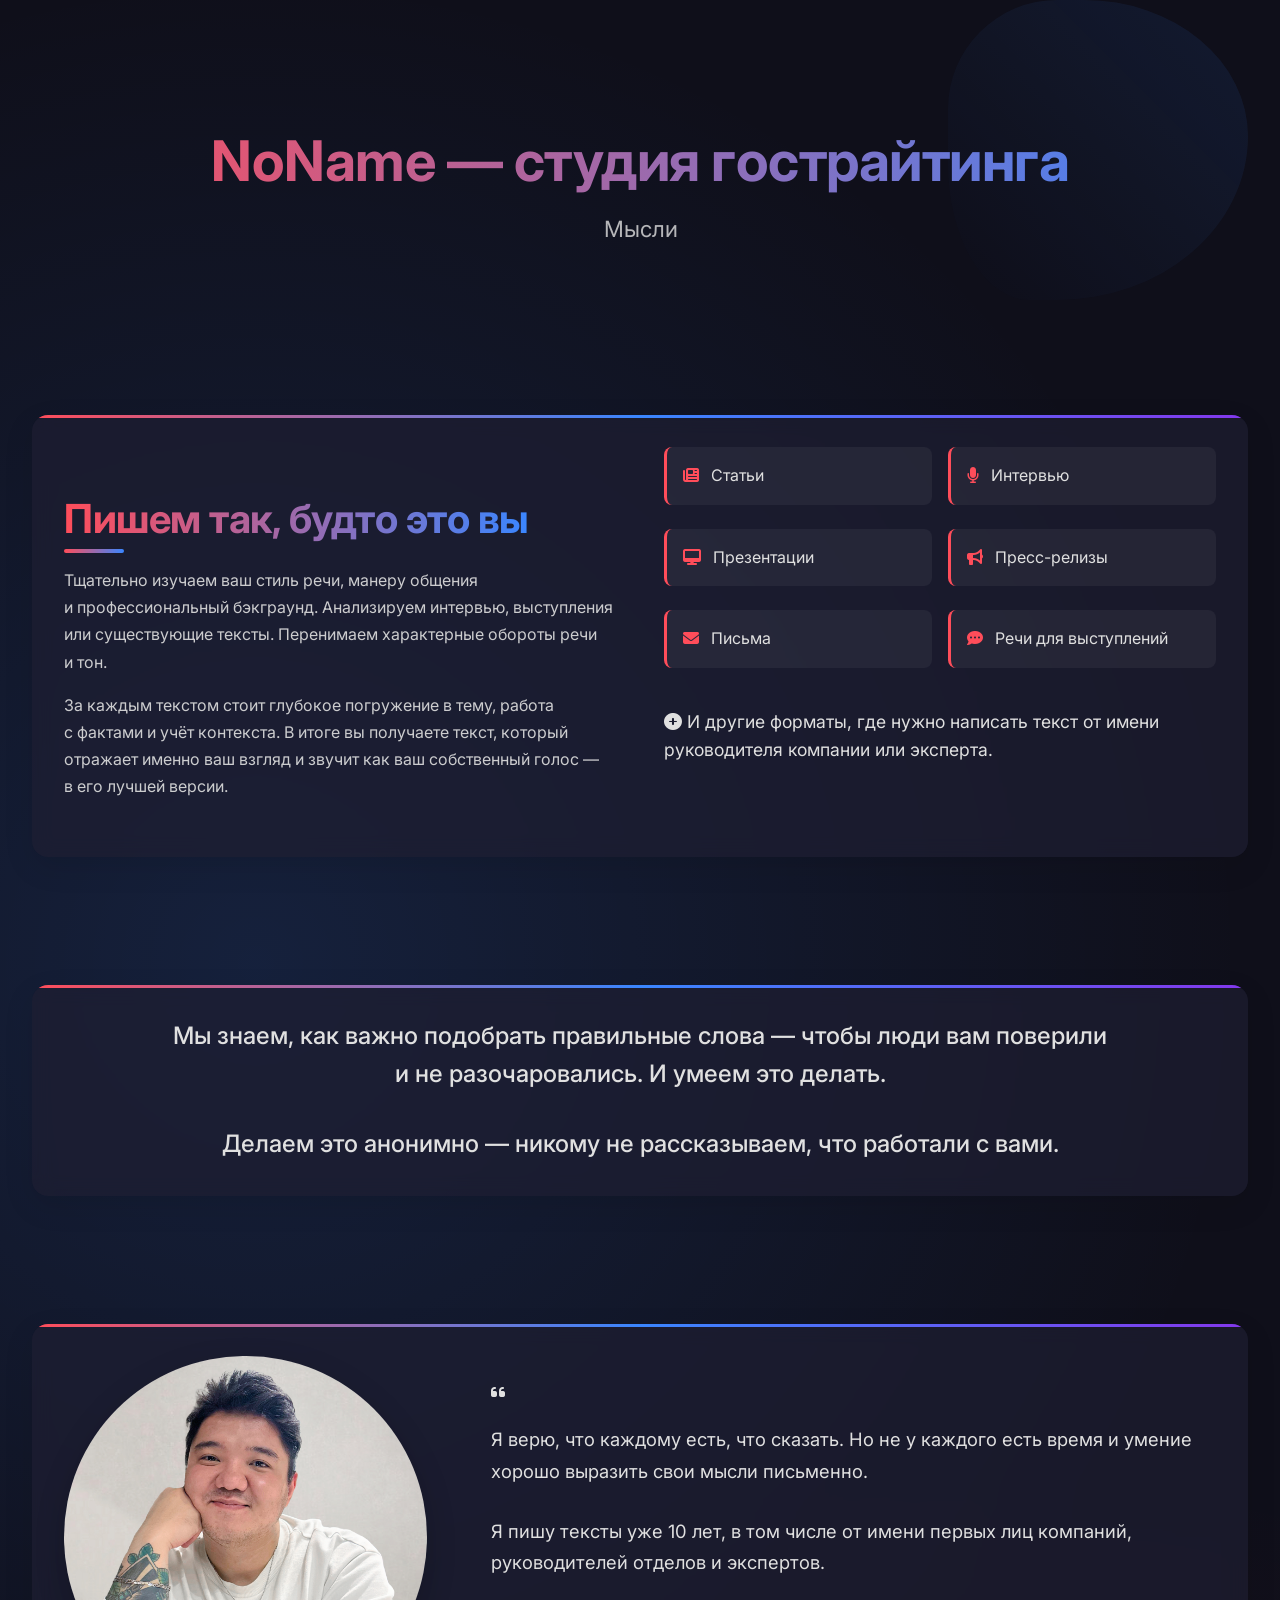
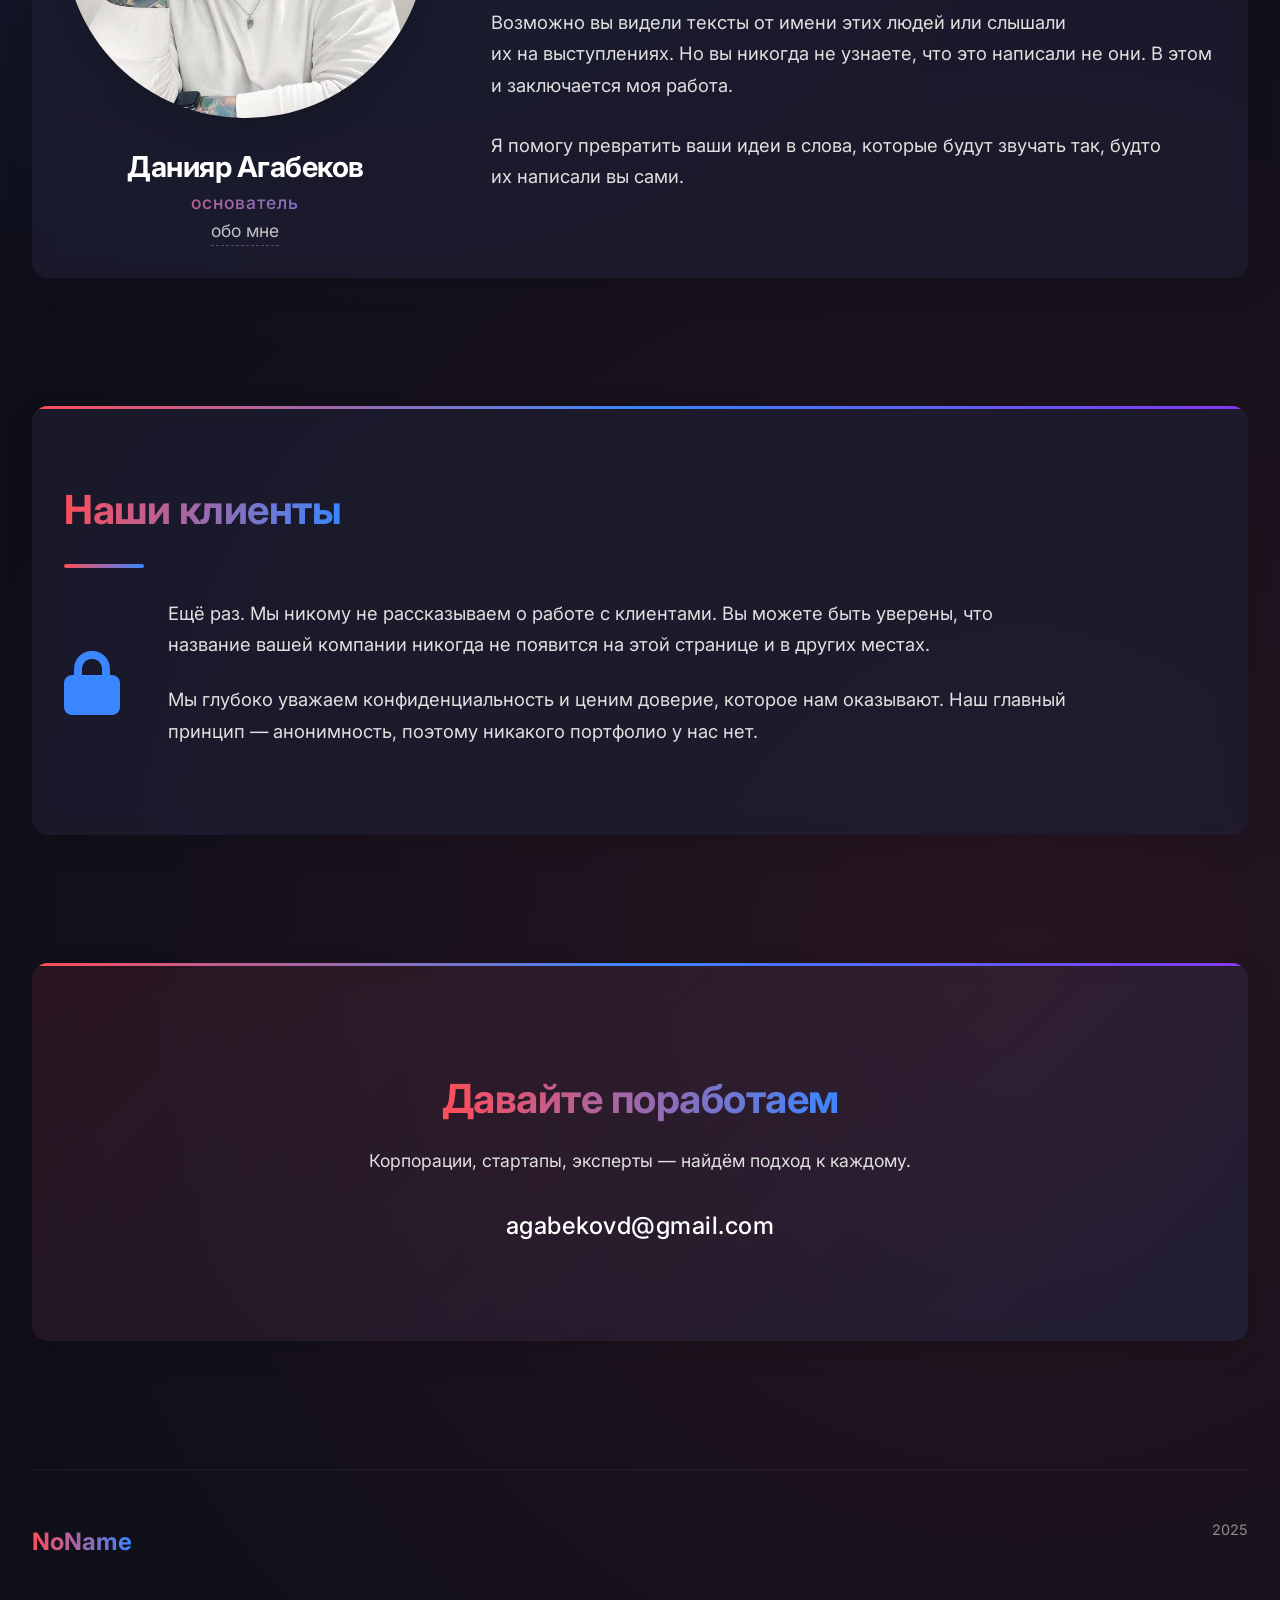
<file: index.html>
<!DOCTYPE html>
<html lang="ru">
<head>
    <meta charset="UTF-8">
    <meta name="viewport" content="width=device-width, initial-scale=1.0">
    <title>NoName — студия гострайтинга</title>
    <meta name="description" content="NoName — студия гострайтинга. Пишем тексты от имени руководителей и экспертов">
    <link rel="canonical" href="https://noname.daniyar.link/">
    <meta name="robots" content="index, follow">
    <meta name="theme-color" content="#0f0f1a">
    <meta name="color-scheme" content="dark light">
    <link rel="stylesheet" href="styles.css">
    <link rel="preconnect" href="https://fonts.googleapis.com">
    <link rel="preconnect" href="https://fonts.gstatic.com" crossorigin>
    <link href="https://fonts.googleapis.com/css2?family=Inter:wght@400;500;600;700&display=swap" rel="stylesheet">
    <link rel="stylesheet" href="https://cdnjs.cloudflare.com/ajax/libs/font-awesome/6.4.0/css/all.min.css">
    <meta property="og:type" content="website">
    <meta property="og:locale" content="ru_RU">
    <meta property="og:site_name" content="NoName">
    <meta property="og:title" content="NoName — студия гострайтинга">
    <meta property="og:description" content="Пишем тексты от имени руководителей и экспертов">
    <meta property="og:url" content="https://noname.daniyar.link/">
    <meta property="og:image" content="https://noname.daniyar.link/noname_logo.png">
    <meta property="og:image:alt" content="NoName — логотип">
    <meta property="og:image:type" content="image/png">
    <meta property="og:image:width" content="2000">
    <meta property="og:image:height" content="2000">
    <meta name="twitter:card" content="summary_large_image">
    <meta name="twitter:title" content="NoName — студия гострайтинга">
    <meta name="twitter:description" content="Пишем тексты от имени руководителей и экспертов">
    <meta name="twitter:image" content="https://noname.daniyar.link/noname_logo.png">
    <meta name="twitter:image:alt" content="NoName — логотип">
    <link rel="icon" type="image/png" sizes="16x16" href="favicon-16.png">
    <link rel="icon" type="image/png" sizes="32x32" href="favicon-32.png">
    <link rel="icon" type="image/png" sizes="64x64" href="favicon-64.png">
    <link rel="apple-touch-icon" sizes="180x180" href="apple-touch-icon.png">
    <link rel="icon" type="image/png" sizes="192x192" href="android-chrome-192x192.png">
    <link rel="icon" type="image/png" sizes="512x512" href="android-chrome-512x512.png">
</head>
<body>
    <div class="container">
        <header>
            <div class="hero">
                <h1>NoName — студия гострайтинга</h1>
                <p class="tagline">Мысли ваши, слова наши</p>
            </div>
        </header>

        <section class="what-we-do" id="services">
            <div class="section-content">
                <h2>Пишем так, будто это вы</h2>
                <div class="description-text">
                    <p>Тщательно изучаем ваш стиль речи, манеру общения и&nbsp;профессиональный бэкграунд. Анализируем интервью, выступления или существующие тексты. Перенимаем характерные обороты речи и&nbsp;тон.</p>
                    <p>За каждым текстом стоит глубокое погружение в&nbsp;тему, работа с&nbsp;фактами и&nbsp;учёт контекста. В&nbsp;итоге вы&nbsp;получаете текст, который отражает именно ваш взгляд и&nbsp;звучит как ваш собственный голос&nbsp;— в&nbsp;его лучшей версии.</p>
                </div>
            </div>
            <div class="services">
                <ul>
                    <li><i class="fas fa-newspaper"></i> Статьи</li>
                    <li><i class="fas fa-microphone"></i> Интервью</li>
                    <li><i class="fas fa-desktop"></i> Презентации</li>
                    <li><i class="fas fa-bullhorn"></i> Пресс-релизы</li>
                    <li><i class="fas fa-envelope"></i> Письма</li>
                    <li><i class="fas fa-comment-dots"></i> Речи для выступлений</li>
                </ul>
                <p><i class="fas fa-plus-circle"></i> И&nbsp;другие форматы, где нужно написать текст от&nbsp;имени руководителя компании или эксперта.</p>
            </div>
        </section>

        <section class="why-us">
            <p>Мы&nbsp;знаем, как важно подобрать правильные слова&nbsp;— чтобы люди вам поверили и&nbsp;не&nbsp;разочаровались. И&nbsp;умеем это делать.</p>
            <p>Делаем это анонимно&nbsp;— никому не&nbsp;рассказываем, что работали с&nbsp;вами.</p>
        </section>

        <section class="about-founder" id="about">
            <div class="founder-photo">
                <img src="daniyar.jpg" alt="Данияр Агабеков">
                <div class="founder-name">
                    <h3>Данияр Агабеков</h3>
                    <p class="position">основатель</p>
                    <a class="about-link" href="https://work.daniyar.link" target="_blank" rel="noopener">обо мне</a>
                </div>
            </div>
            <div class="founder-bio">
                <i class="fas fa-quote-left quote-icon"></i>
                <p>Я&nbsp;верю, что&nbsp;каждому есть, что&nbsp;сказать. Но&nbsp;не у&nbsp;каждого есть время и&nbsp;умение хорошо выразить свои мысли письменно.</p>
                <p>Я&nbsp;пишу тексты уже&nbsp;10&nbsp;лет, в&nbsp;том числе от&nbsp;имени первых лиц компаний, руководителей отделов и&nbsp;экспертов.</p>
                <p>Возможно вы&nbsp;видели тексты от&nbsp;имени этих людей или&nbsp;слышали их&nbsp;на&nbsp;выступлениях. Но&nbsp;вы&nbsp;никогда не&nbsp;узнаете, что это написали не&nbsp;они. В&nbsp;этом и&nbsp;заключается моя работа.</p>
                <p>Я&nbsp;помогу превратить ваши идеи в&nbsp;слова, которые будут звучать так, будто их&nbsp;написали вы&nbsp;сами.</p>
            </div>
        </section>

        <section class="clients">
            <div class="section-header">
                <h2>Наши клиенты</h2>
                <div class="graphic-element"></div>
            </div>
            <div class="clients-content">
                <div class="confidentiality-icon">
                    <i class="fas fa-lock"></i>
                </div>
                <div class="clients-text">
                    <p>Ещё раз. Мы&nbsp;никому не&nbsp;рассказываем о&nbsp;работе с&nbsp;клиентами. Вы&nbsp;можете быть уверены, что название вашей компании никогда не&nbsp;появится на&nbsp;этой странице и&nbsp;в&nbsp;других местах.</p>
                    <p>Мы&nbsp;глубоко уважаем конфиденциальность и&nbsp;ценим доверие, которое нам оказывают. Наш главный принцип&nbsp;— анонимность, поэтому никакого портфолио у&nbsp;нас нет.</p>
                </div>
            </div>
        </section>

        <section class="cta" id="contact">
            <h2>Давайте поработаем</h2>
            <p>Корпорации, стартапы, эксперты — найдём подход к каждому.</p>
            <p class="email">agabekovd@gmail.com</p>
        </section>

        <footer>
            <div class="footer-content">
                <div class="footer-logo">NoName</div>
                <p class="copyright">2025</p>
            </div>
        </footer>
    </div>

    <script src="script.js"></script>
</body>
</html>
</file>
<file: styles.css>
:root {
    --bg-color: #0f0f1a;
    --text-color: #e0e0e0;
    --accent-color: #ff4d5a;
    --secondary-color: #3a86ff;
    --tertiary-color: #8338ec;
    --card-bg: rgba(30, 30, 50, 0.7);
    --spacing-unit: 2rem;
}

* {
    margin: 0;
    padding: 0;
    box-sizing: border-box;
}

body {
    font-family: 'Inter', sans-serif;
    background-color: var(--bg-color);
    background-image: 
        radial-gradient(circle at 20% 30%, rgba(58, 134, 255, 0.15) 0%, transparent 40%),
        radial-gradient(circle at 80% 80%, rgba(255, 77, 90, 0.1) 0%, transparent 40%);
    color: var(--text-color);
    line-height: 1.6;
    padding: 0;
}

.container {
    max-width: 1300px;
    margin: 0 auto;
    padding: 0 var(--spacing-unit);
}

h1, h2, h3 {
    font-weight: 700;
    line-height: 1.2;
    letter-spacing: -0.5px;
}

h1 {
    font-size: 3.5rem;
    background: linear-gradient(90deg, var(--accent-color), var(--secondary-color));
    -webkit-background-clip: text;
    -webkit-text-fill-color: transparent;
    margin-bottom: 1rem;
}

h2 {
    font-size: 2.5rem;
    color: white;
    margin-top: 3rem;
    margin-bottom: 1.5rem;
    position: relative;
    display: inline-block;
}

h2::after {
    content: "";
    position: absolute;
    left: 0;
    bottom: -10px;
    height: 4px;
    width: 60px;
    background: linear-gradient(90deg, var(--accent-color), var(--secondary-color));
    border-radius: 2px;
}

p {
    margin-bottom: 1.5rem;
    font-size: 1.1rem;
}

/* Header section */
header {
    text-align: left;
    padding: 6rem 0 4rem;
    position: relative;
}

header::before {
    content: "";
    position: absolute;
    top: 0;
    right: 0;
    width: 300px;
    height: 300px;
    background: linear-gradient(45deg, transparent, rgba(58, 134, 255, 0.1));
    border-radius: 40% 60% 70% 30% / 40% 50% 60% 50%;
    z-index: -1;
}

.tagline {
    font-size: 1.4rem;
    color: var(--text-color);
    opacity: 0.8;
    margin-left: 2px;
    min-height: 2.2rem;
}

/* Sections */
section {
    margin-bottom: 8rem;
    position: relative;
    padding: 2rem;
    border-radius: 16px;
    background-color: var(--card-bg);
    backdrop-filter: blur(10px);
    box-shadow: 0 10px 30px rgba(0, 0, 0, 0.1);
    overflow: hidden;
    opacity: 0;
    transform: translateY(30px);
    transition: opacity 0.8s ease, transform 0.8s ease;
}

section::before {
    content: "";
    position: absolute;
    top: 0;
    left: 0;
    width: 100%;
    height: 3px;
    background: linear-gradient(90deg, var(--accent-color), var(--secondary-color), var(--tertiary-color));
}

section.revealed {
    opacity: 1;
    transform: translateY(0);
}

/* What we do section */
.what-we-do {
    display: grid;
    grid-template-columns: 1fr 1fr;
    gap: 3rem;
}

.what-we-do h2 {
    background: linear-gradient(90deg, var(--accent-color), var(--secondary-color));
    -webkit-background-clip: text;
    -webkit-text-fill-color: transparent;
}

.section-content .subtitle {
    font-size: 1.4rem;
    color: var(--accent-color);
    margin-bottom: 1rem;
}

.description-text {
    margin-bottom: 1.5rem;
}

.description-text p {
    font-size: 1rem;
    margin-bottom: 1rem;
    line-height: 1.7;
    opacity: 0;
    transform: translateY(10px);
    transition: all 0.6s ease;
}

section.revealed .description-text p {
    opacity: 0.9;
    transform: translateY(0);
}

section.revealed .description-text p:nth-child(1) {
    transition-delay: 0.2s;
}

section.revealed .description-text p:nth-child(2) {
    transition-delay: 0.4s;
}

.description-text p:last-child {
    margin-bottom: 0;
}

.services ul {
    list-style-type: none;
    margin-bottom: 2rem;
    display: grid;
    grid-template-columns: repeat(auto-fill, minmax(200px, 1fr));
    gap: 1rem;
}

.services li {
    margin-bottom: 0.5rem;
    position: relative;
    padding: 1rem;
    background: rgba(255, 255, 255, 0.05);
    border-radius: 8px;
    transition: all 0.3s ease;
    border-left: 3px solid var(--accent-color);
    opacity: 0;
    transform: translateX(-20px);
    transition: all 0.5s ease;
}

section.revealed .services li {
    opacity: 1;
    transform: translateX(0);
}

.services li:hover {
    transform: translateY(-3px);
    background: rgba(255, 255, 255, 0.1);
    box-shadow: 0 5px 15px rgba(0, 0, 0, 0.1);
}

/* Why us section */
.why-us p {
    font-size: 1.5rem;
    line-height: 1.6;
    font-weight: 500;
    margin-bottom: 2rem;
    position: relative;
    text-align: center;
}

.why-us p:last-child {
    margin-bottom: 0;
}

/* About founder section */
.about-founder {
    display: grid;
    grid-template-columns: 1fr 2fr;
    gap: 4rem;
    align-items: center;
}

.founder-photo {
    position: relative;
}

.founder-photo img {
    width: 100%;
    height: auto;
    border-radius: 50%;
    box-shadow: 0 10px 30px rgba(0, 0, 0, 0.2);
    transition: all 0.5s ease;
    object-fit: cover;
    aspect-ratio: 1/1;
}

.founder-photo:hover img {
    filter: grayscale(0);
}

.founder-photo::before {
    display: none;
}

.founder-photo::after {
    display: none;
}

.founder-bio p {
    margin-bottom: 1.8rem;
    font-size: 1.15rem;
    line-height: 1.7;
}

.founder-bio h3 {
    margin-top: 2rem;
    font-size: 1.8rem;
    margin-bottom: 0.25rem;
    color: white;
}

.position {
    font-size: 1.1rem;
    background: linear-gradient(90deg, var(--accent-color), var(--secondary-color));
    -webkit-background-clip: text;
    -webkit-text-fill-color: transparent;
    margin-top: 0.5rem;
    font-weight: 500;
    letter-spacing: 1px;
}

.founder-name {
    text-align: center;
    margin-top: 1.5rem;
}

.founder-name h3 {
    font-size: 1.8rem;
    margin-bottom: 0.25rem;
    color: white;
}

.founder-name .position {
    font-size: 1.1rem;
    background: linear-gradient(90deg, var(--accent-color), var(--secondary-color));
    -webkit-background-clip: text;
    -webkit-text-fill-color: transparent;
    margin-top: 0.25rem;
    margin-bottom: 0;
    font-weight: 500;
    letter-spacing: 1px;
}

.about-link {
    display: inline-block;
    margin-top: 0;
    color: var(--text-color);
    font-size: 1.1rem;
    text-decoration: none;
    opacity: 0.85;
    border-bottom: 1px dashed rgba(255, 255, 255, 0.3);
    transition: color 0.2s ease, opacity 0.2s ease, border-color 0.2s ease;
}

.about-link:hover {
    color: white;
    opacity: 1;
    border-bottom-color: rgba(255, 255, 255, 0.6);
}

/* Clients section */
.clients h2 {
    background: linear-gradient(90deg, var(--accent-color), var(--secondary-color));
    -webkit-background-clip: text;
    -webkit-text-fill-color: transparent;
}

.clients h2::after {
    display: none;
}

.clients p {
    max-width: 900px;
    font-size: 1.15rem;
    line-height: 1.7;
}

/* CTA section */
.cta {
    text-align: center;
    padding: 4rem 2rem;
    background: linear-gradient(135deg, rgba(255, 77, 90, 0.1), rgba(58, 134, 255, 0.1));
}

.cta h2 {
    background: linear-gradient(90deg, var(--accent-color), var(--secondary-color));
    -webkit-background-clip: text;
    -webkit-text-fill-color: transparent;
}

.cta h2::after {
    display: none;
}

.contact-btn {
    display: inline-block;
    background: linear-gradient(45deg, var(--accent-color), var(--secondary-color));
    color: white;
    text-decoration: none;
    padding: 1.5rem 4rem;
    border-radius: 50px;
    font-weight: 600;
    font-size: 1.3rem;
    margin-top: 2rem;
    transition: all 0.3s ease;
    box-shadow: 0 10px 30px rgba(255, 77, 90, 0.3);
    position: relative;
    overflow: hidden;
}

.contact-btn::before {
    content: "";
    position: absolute;
    top: 0;
    left: -100%;
    width: 100%;
    height: 100%;
    background: linear-gradient(90deg, transparent, rgba(255, 255, 255, 0.2), transparent);
    transition: all 0.6s ease;
}

.contact-btn:hover {
    transform: translateY(-5px);
    box-shadow: 0 15px 25px rgba(255, 77, 90, 0.4);
}

.contact-btn:hover::before {
    left: 100%;
}

/* Responsive styles */
@media (max-width: 992px) {
    h1 {
        font-size: 2.8rem;
    }
    
    .about-founder {
        grid-template-columns: 1fr;
        gap: 3rem;
    }
    
    .founder-photo {
        max-width: 300px;
        margin: 0 auto;
    }
}

@media (max-width: 768px) {
    body {
        padding: 0;
    }
    
    .container {
        padding: 0 1rem;
    }
    
    h1 {
        font-size: 2rem;
    }
    
    h2 {
        font-size: 1.8rem;
    }
    
    .what-we-do {
        grid-template-columns: 1fr;
        gap: 2rem;
    }
    
    .description-text {
        margin-bottom: 1rem;
    }
    
    .description-text p {
        font-size: 1rem;
    }
    
    section {
        padding: 1.5rem;
        margin-bottom: 3rem;
        border-radius: 12px;
    }
    
    header {
        padding: 3rem 0 2rem;
    }
    
    .services ul {
        grid-template-columns: 1fr;
        gap: 0.8rem;
    }
    
    .services li {
        padding: 0.8rem;
        margin-bottom: 0;
    }
    
    .founder-name h3 {
        font-size: 1.6rem;
    }
    
    .founder-name .position {
        font-size: 1rem;
    }
    .about-link {
        font-size: 1rem;
    }
    
    .why-us p {
        font-size: 1.1rem;
        line-height: 1.6;
        margin-bottom: 1rem;
    }
    
    nav {
        flex-direction: column;
        gap: 1rem;
        margin-bottom: 2rem;
    }
    
    .nav-links {
        width: 100%;
        justify-content: center;
        flex-wrap: wrap;
        gap: 0.8rem;
    }
    
    .footer-content {
        flex-direction: column;
        gap: 1rem;
        text-align: center;
    }
    
    .about-founder {
        grid-template-columns: 1fr;
        gap: 2rem;
    }
    
    .founder-photo {
        max-width: 250px;
        margin: 0 auto;
    }
    
    .founder-photo img {
        border-radius: 50%;
        max-width: 100%;
        aspect-ratio: 1/1;
        object-fit: cover;
    }
    
    .founder-bio {
        text-align: center;
    }
    
    .founder-bio p {
        font-size: 1rem;
    }
    
    .cta {
        padding: 1.5rem;
    }
    
    .cta h2 {
        font-size: 1.8rem;
    }
    
    .tagline {
        font-size: 1.2rem;
    }
    
    .nav-links a {
        padding: 0.4rem 0.8rem;
        font-size: 0.9rem;
    }
    
    .nav-cta {
        padding: 0.4rem 1.2rem !important;
    }
    
    .confidentiality-icon {
        margin: 0 auto 1rem;
        font-size: 3rem;
        display: flex;
        justify-content: center;
    }
    
    .email {
        font-size: 1.1rem;
        padding: 0 0.5rem;
        margin: 1.5rem 0;
        word-wrap: break-word;
        overflow-wrap: break-word;
        display: block;
    }
}

@media (max-width: 480px) {
    h1 {
        font-size: 1.8rem;
    }
    
    h2 {
        font-size: 1.5rem;
    }
    
    p {
        font-size: 1rem;
    }
    
    .container {
        padding: 0 0.8rem;
    }
    
    section {
        padding: 1.2rem;
        margin-bottom: 2.5rem;
    }
    
    .services li {
        padding: 0.7rem;
        font-size: 0.9rem;
    }
    
    .services li i {
        margin-right: 0.5rem;
    }
    
    .founder-photo {
        max-width: 200px;
        margin: 0 auto;
    }
    
    .founder-photo img {
        max-width: 100%;
        border-radius: 50%;
    }
    
    .founder-name h3 {
        font-size: 1.4rem;
    }
    
    .founder-name .position {
        font-size: 0.9rem;
    }
    .about-link {
        font-size: 0.9rem;
    }
    
    .email {
        font-size: 1rem;
        line-height: 1.4;
        margin: 1rem 0;
    }
    
    .confidentiality-icon {
        font-size: 2.5rem;
    }
}

/* Animation for page load */
@keyframes fadeIn {
    from { opacity: 0; transform: translateY(20px); }
    to { opacity: 1; transform: translateY(0); }
}

header, section {
    animation: fadeIn 0.8s ease-out forwards;
    opacity: 0;
}

header { animation-delay: 0.1s; }
.what-we-do { animation-delay: 0.3s; }
.why-us { animation-delay: 0.5s; }
.about-founder { animation-delay: 0.7s; }
.clients { animation-delay: 0.9s; }
.cta { animation-delay: 1.1s; }

/* Navigation */
nav {
    display: flex;
    justify-content: space-between;
    align-items: center;
    padding: 1.5rem 0;
    margin-bottom: 4rem;
}

.logo {
    font-size: 1.8rem;
    font-weight: 700;
    background: linear-gradient(90deg, var(--accent-color), var(--secondary-color));
    -webkit-background-clip: text;
    -webkit-text-fill-color: transparent;
    letter-spacing: -1px;
}

.nav-links {
    display: flex;
    gap: 2rem;
}

.nav-links a {
    color: var(--text-color);
    text-decoration: none;
    font-weight: 500;
    padding: 0.5rem 1rem;
    transition: all 0.3s ease;
    position: relative;
}

.nav-links a::after {
    content: "";
    position: absolute;
    bottom: 0;
    left: 50%;
    width: 0;
    height: 2px;
    background: linear-gradient(90deg, var(--accent-color), var(--secondary-color));
    transition: width 0.3s ease, transform 0.3s ease;
    transform: translateX(-50%);
}

.nav-links a:hover::after {
    width: 80%;
}

.nav-cta {
    background: linear-gradient(45deg, var(--accent-color), var(--tertiary-color));
    color: white !important;
    border-radius: 50px;
    padding: 0.5rem 1.5rem !important;
    box-shadow: 0 5px 15px rgba(255, 77, 90, 0.3);
}

.nav-cta:hover {
    transform: translateY(-3px);
    box-shadow: 0 8px 15px rgba(255, 77, 90, 0.4);
}

.nav-cta::after {
    content: '';
    position: absolute;
    width: 100px;
    height: 100px;
    background: radial-gradient(circle, rgba(255,255,255,0.8) 0%, rgba(255,255,255,0) 70%);
    border-radius: 50%;
    transform: translate(-50%, -50%);
    top: var(--y-pos, 50%);
    left: var(--x-pos, 50%);
    opacity: 0;
    transition: opacity 0.3s;
    pointer-events: none;
}

.nav-cta:hover::after {
    opacity: 0.3;
}

/* Hero section */
.hero {
    text-align: center;
    padding: 2rem 0 5rem;
}

.hero-cta {
    margin-top: 3rem;
}

.scroll-btn {
    display: inline-flex;
    align-items: center;
    gap: 0.8rem;
    color: var(--text-color);
    text-decoration: none;
    padding: 0.5rem 1.5rem;
    border: 2px solid rgba(255, 255, 255, 0.1);
    border-radius: 50px;
    font-weight: 500;
    transition: all 0.3s ease;
}

.scroll-btn i {
    transition: transform 0.3s ease;
}

.scroll-btn:hover {
    background: rgba(255, 255, 255, 0.05);
    border-color: rgba(255, 255, 255, 0.2);
}

.scroll-btn:hover i {
    transform: translateY(3px);
}

/* Section headers and graphics */
.section-header {
    position: relative;
    margin-bottom: 2.5rem;
}

.graphic-element {
    position: absolute;
    width: 80px;
    height: 4px;
    background: linear-gradient(90deg, var(--accent-color), var(--secondary-color));
    bottom: -10px;
    left: 0;
    border-radius: 2px;
}

.section-graphic {
    margin-bottom: 2rem;
    font-size: 3rem;
    color: var(--accent-color);
    opacity: 0.7;
}

/* Services enhancements */
.services li i {
    margin-right: 0.5rem;
    color: var(--accent-color);
}

.clients-note {
    margin-top: 1.5rem;
    padding: 1rem;
    background: rgba(255, 255, 255, 0.05);
    border-radius: 8px;
    border-left: 3px solid var(--secondary-color);
}

.clients-note i {
    color: var(--secondary-color);
    margin-right: 0.5rem;
}

/* Why us section enhancements */
.why-icon {
    font-size: 2.5rem;
    margin-bottom: 1.5rem;
    color: var(--accent-color);
    opacity: 0.9;
}

/* About founder enhancements */
.quote-icon {
    text-align: center;
    margin-bottom: 1.5rem;
}

.quote-icon i {
    font-size: 2.5rem;
    color: var(--accent-color);
    opacity: 0.7;
    background: rgba(255, 255, 255, 0.05);
    width: 80px;
    height: 80px;
    border-radius: 50%;
    display: inline-flex;
    align-items: center;
    justify-content: center;
    animation: float 4s ease-in-out infinite;
}

.social-icons {
    position: absolute;
    bottom: 1rem;
    right: 1rem;
    display: flex;
    gap: 0.8rem;
}

.social-icon {
    display: flex;
    align-items: center;
    justify-content: center;
    width: 40px;
    height: 40px;
    background: rgba(0, 0, 0, 0.3);
    color: white;
    border-radius: 50%;
    text-decoration: none;
    transition: all 0.3s ease;
}

.social-icon:hover {
    background: var(--accent-color);
    transform: translateY(-3px);
}

/* Clients section enhancements */
.clients-content {
    display: flex;
    align-items: center;
    gap: 3rem;
    margin: 2rem 0;
}

.confidentiality-icon {
    font-size: 4rem;
    color: var(--secondary-color);
    flex-shrink: 0;
}

.clients-text {
    flex: 1;
}

.clients-text p {
    margin-bottom: 1.5rem;
    line-height: 1.7;
}

@media (max-width: 768px) {
    .clients-content {
        flex-direction: column;
        gap: 1.5rem;
        text-align: center;
    }
    
    .confidentiality-icon {
        margin: 0 auto;
        font-size: 3rem;
    }
    
    .clients-text p {
        font-size: 1rem;
        margin-bottom: 1rem;
    }
}

/* CTA section enhancements */
.cta-text {
    font-size: 1.3rem;
    max-width: 600px;
    margin: 0 auto 2rem;
}

.contact-options {
    display: flex;
    flex-direction: column;
    align-items: center;
    gap: 2rem;
}

.contact-methods {
    display: flex;
    gap: 1rem;
}

.contact-method {
    display: flex;
    align-items: center;
    justify-content: center;
    width: 50px;
    height: 50px;
    background: rgba(255, 255, 255, 0.05);
    color: var(--text-color);
    border-radius: 50%;
    text-decoration: none;
    transition: all 0.3s ease;
    font-size: 1.2rem;
}

.contact-method:hover {
    transform: translateY(-3px);
    background: rgba(255, 255, 255, 0.1);
    color: var(--accent-color);
}

/* Footer styles */
footer {
    margin-top: 5rem;
    padding: 3rem 0;
    border-top: 1px solid rgba(255, 255, 255, 0.05);
}

.footer-content {
    display: flex;
    justify-content: space-between;
    align-items: center;
}

.footer-logo {
    font-size: 1.5rem;
    font-weight: 700;
    background: linear-gradient(90deg, var(--accent-color), var(--secondary-color));
    -webkit-background-clip: text;
    -webkit-text-fill-color: transparent;
}

.copyright {
    color: var(--text-color);
    opacity: 0.6;
    font-size: 0.9rem;
}

/* Media queries */
@media (max-width: 768px) {
    nav {
        flex-direction: column;
        gap: 1rem;
    }
    
    .nav-links {
        width: 100%;
        justify-content: space-between;
    }
    
    .footer-content {
        flex-direction: column;
        gap: 1rem;
        text-align: center;
    }
    
    .why-us p {
        font-size: 1.2rem;
        line-height: 1.6;
    }
}

/* Floating animation for icons */
@keyframes float {
    0% { transform: translateY(0px); }
    50% { transform: translateY(-10px); }
    100% { transform: translateY(0px); }
}

.why-icon i, .confidentiality-icon i, .section-graphic i {
    animation: float 4s ease-in-out infinite;
}

.why-icon:nth-child(odd) i {
    animation-delay: 1s;
}

/* Glow effect for buttons */
.contact-btn, .nav-cta {
    position: relative;
    overflow: hidden;
}

.contact-btn::after, .nav-cta::after {
    content: '';
    position: absolute;
    width: 100px;
    height: 100px;
    background: radial-gradient(circle, rgba(255,255,255,0.8) 0%, rgba(255,255,255,0) 70%);
    border-radius: 50%;
    transform: translate(-50%, -50%);
    top: var(--y-pos, 50%);
    left: var(--x-pos, 50%);
    opacity: 0;
    transition: opacity 0.3s;
    pointer-events: none;
}

.contact-btn:hover::after, .nav-cta:hover::after {
    opacity: 0.3;
}

/* Underline animation for links */
.nav-links a::after {
    transition: width 0.3s ease, transform 0.3s ease;
}

.email-contact {
    font-size: 1.5rem;
    color: white;
    margin: 2rem 0;
    letter-spacing: 0.5px;
    font-weight: 500;
}

.email {
    font-size: 1.5rem;
    color: white;
    margin: 2rem 0;
    letter-spacing: 0.5px;
    text-align: center;
    font-weight: 500;
    word-wrap: break-word;
    overflow-wrap: break-word;
}

@media (max-width: 768px) {
    .email-contact {
        font-size: 1.1rem;
    }
    
    .email {
        font-size: 1.1rem;
        padding: 0 0.5rem;
        margin: 1.5rem 0;
    }
}

@media (orientation: landscape) and (max-height: 500px) {
    header {
        padding: 2rem 0 1rem;
    }
    
    h1 {
        font-size: 1.8rem;
    }
    
    section {
        margin-bottom: 2rem;
        padding: 1rem;
    }
    
    .what-we-do {
        gap: 1rem;
    }
}
</file>
